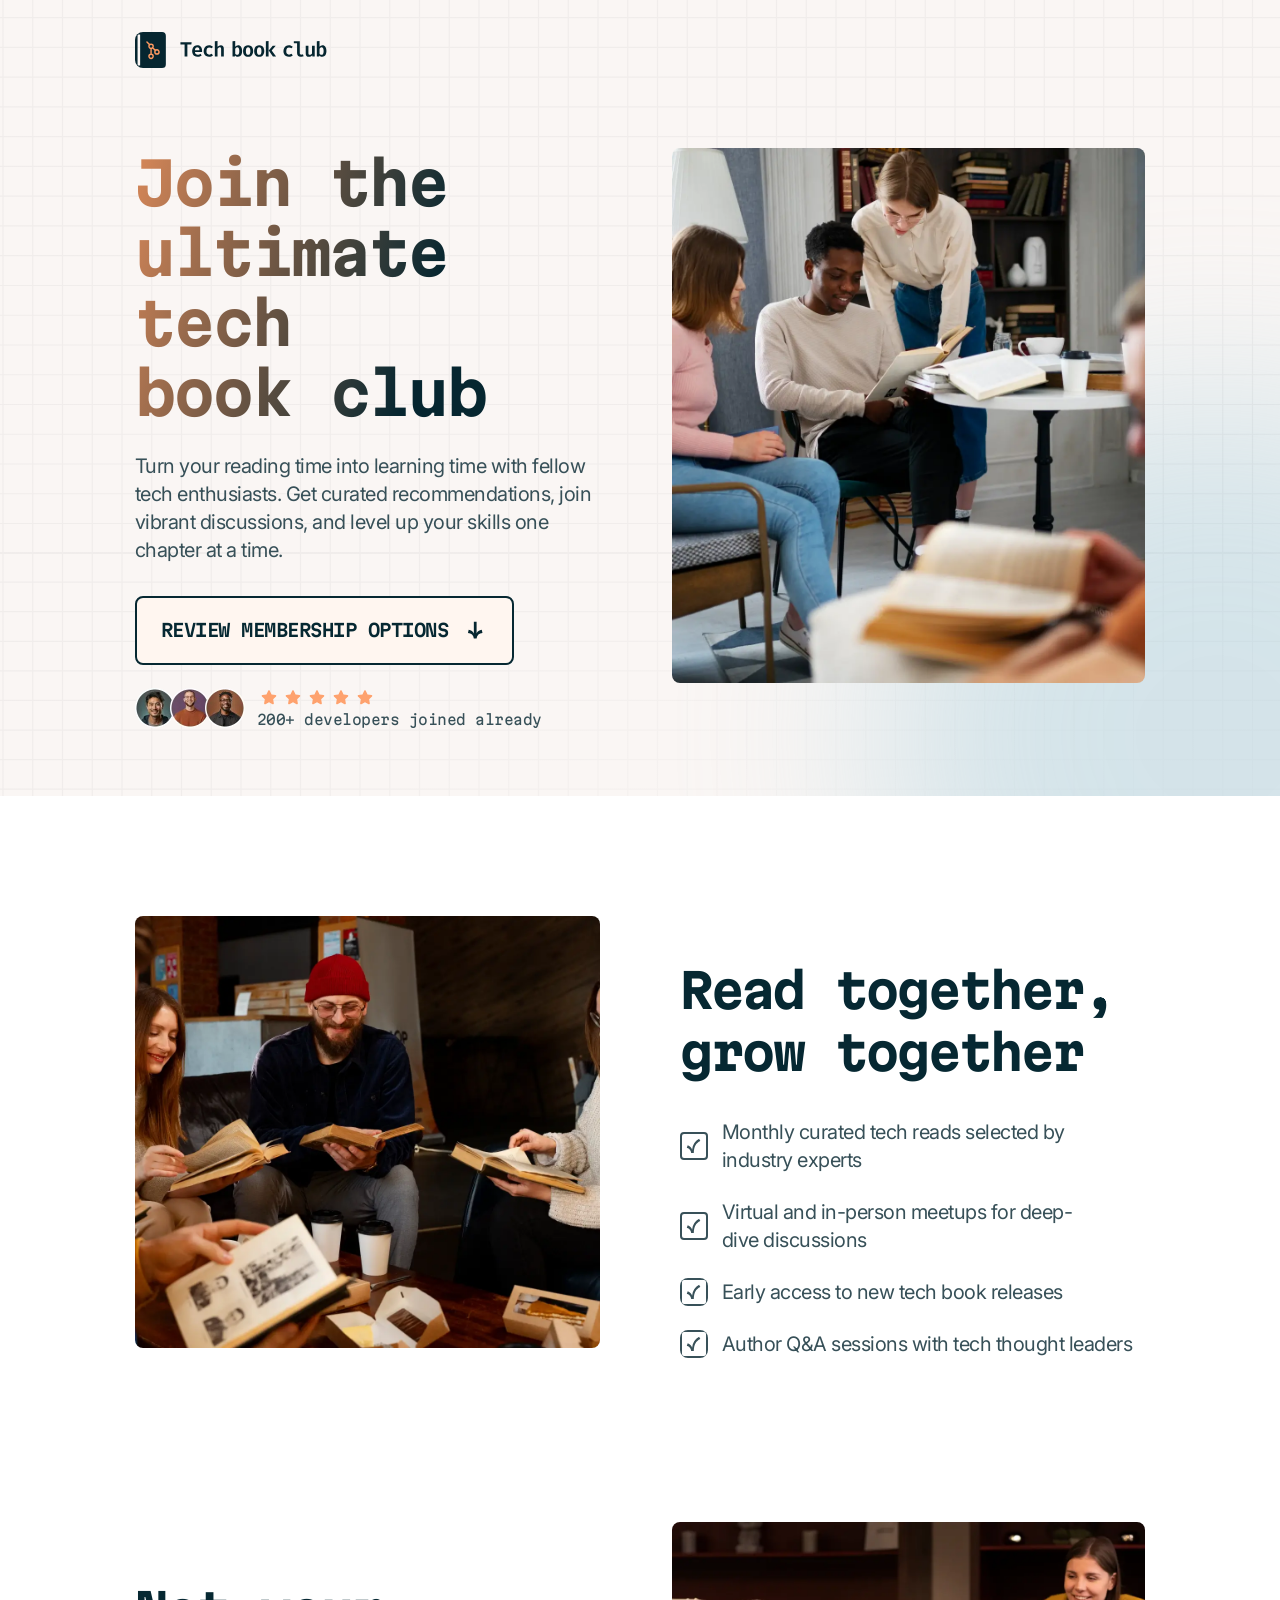
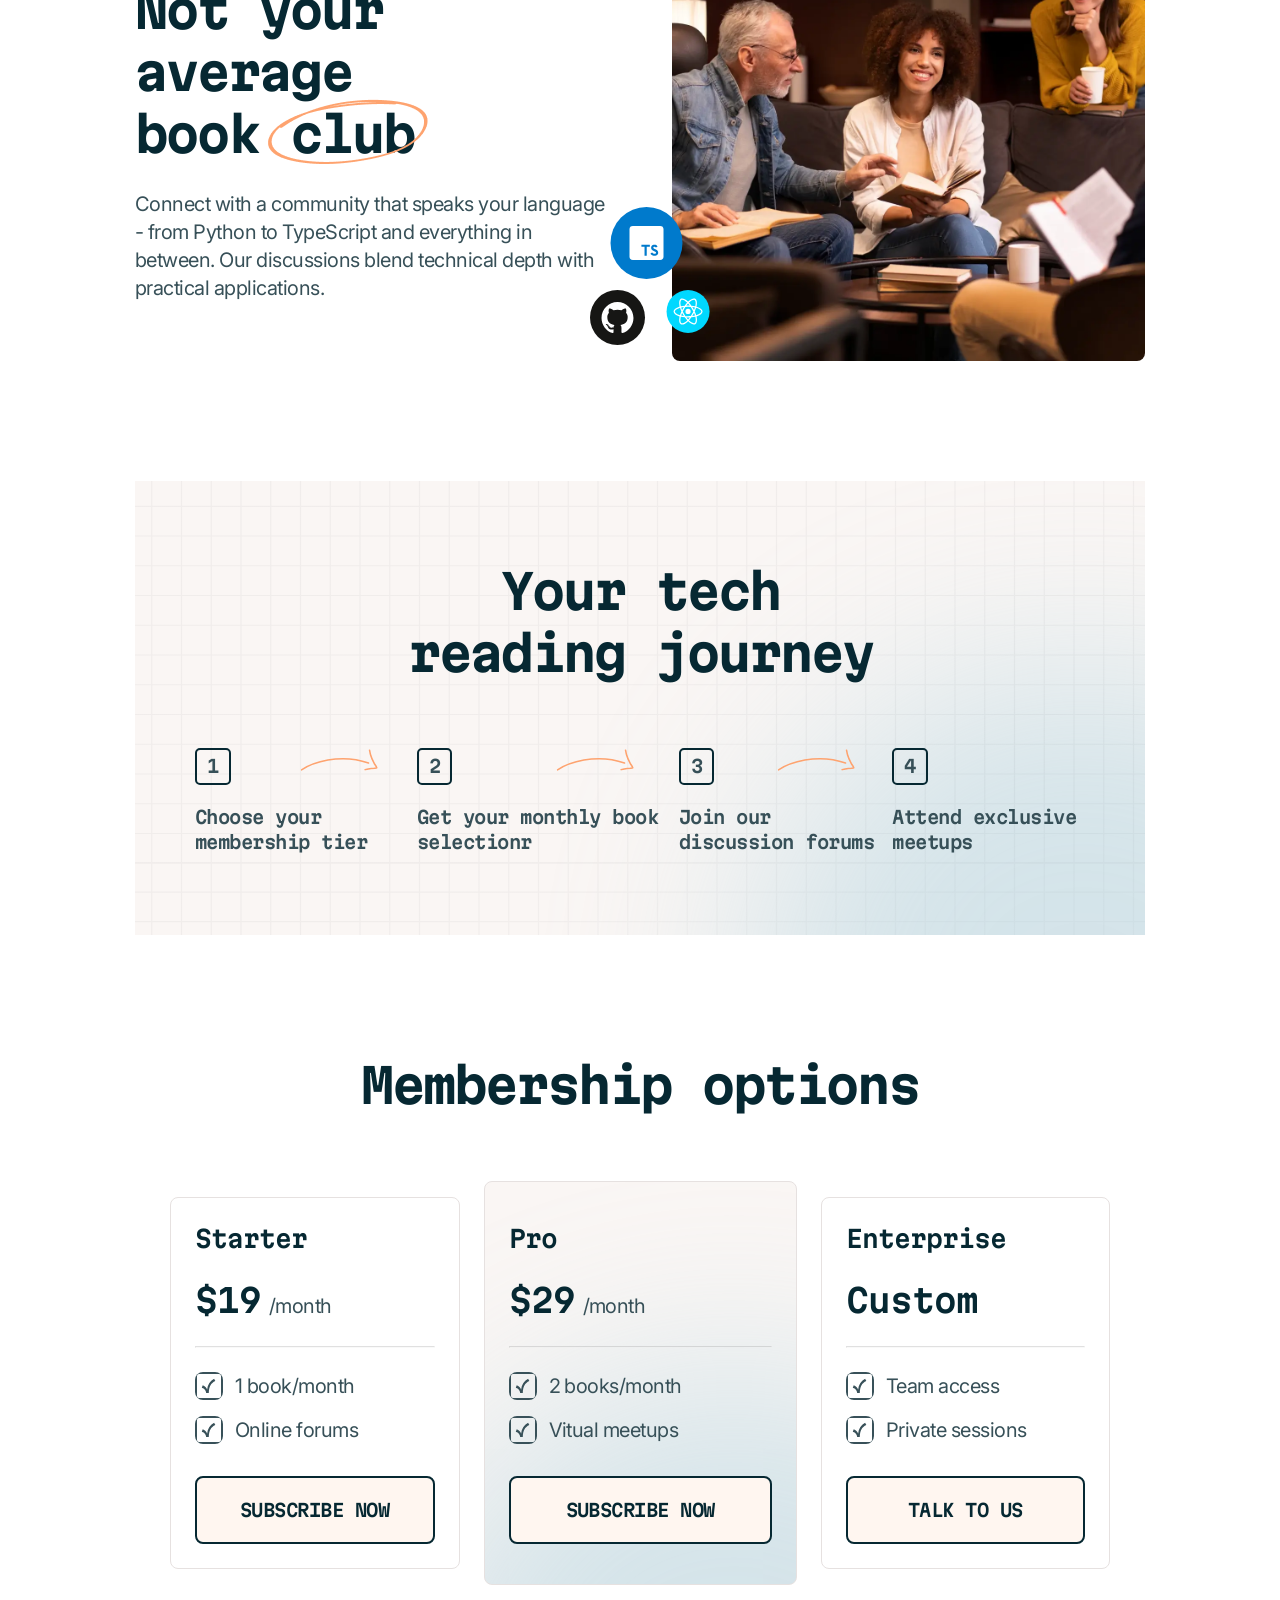
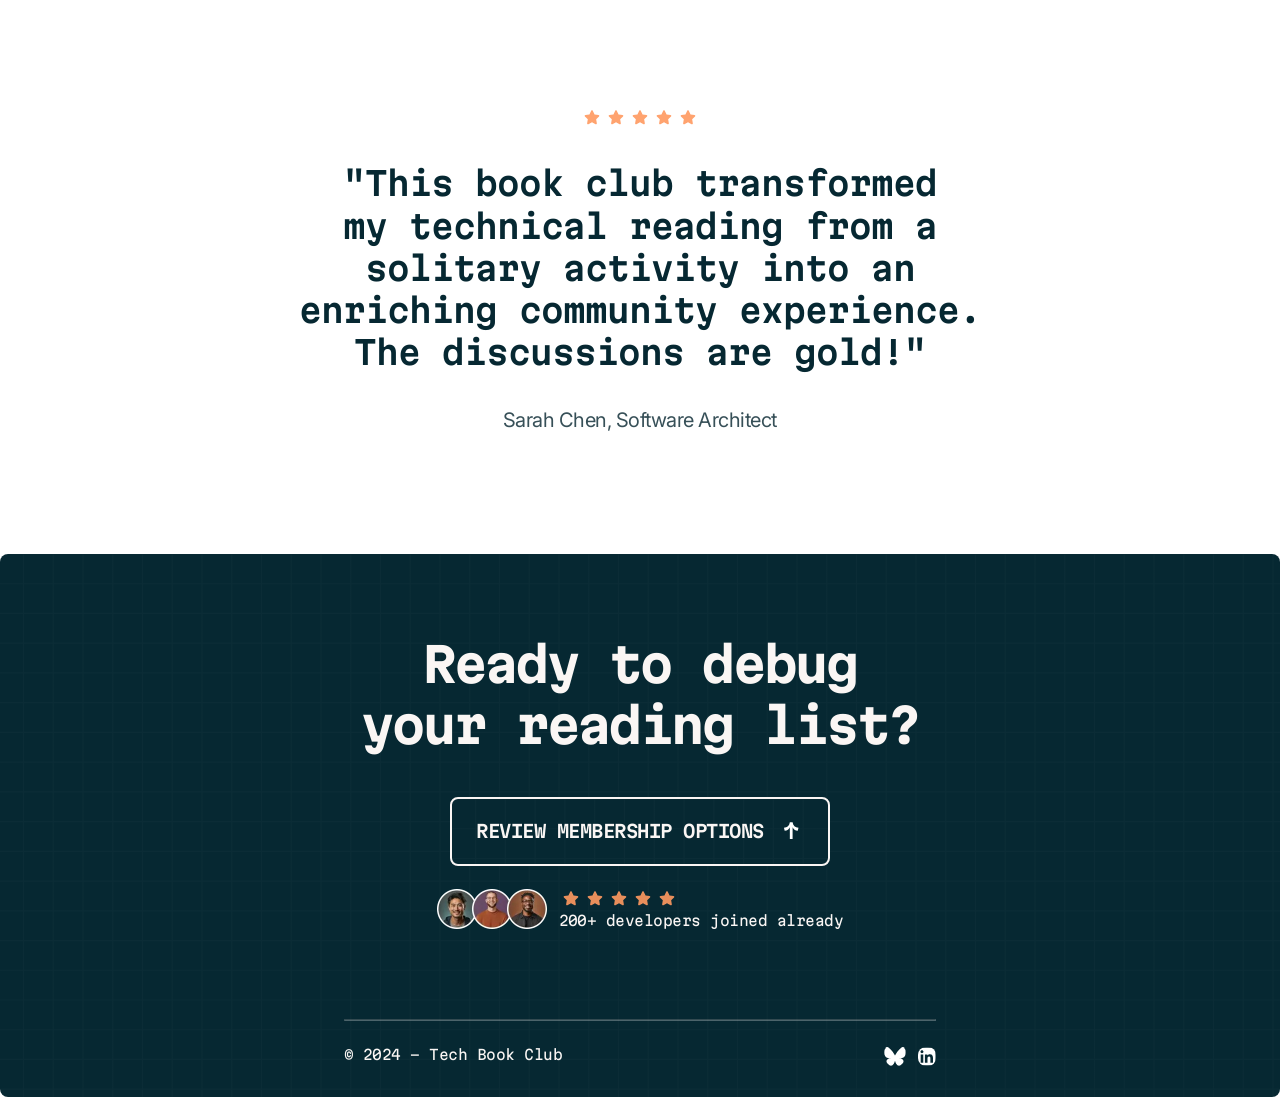
<file: index.html>
<!DOCTYPE html>
<html lang="en">

<head>
  <meta charset="UTF-8">
  <meta name="viewport" content="width=device-width, initial-scale=1.0">
  <link rel="icon" type="image/png" sizes="32x32" href="./assets/images/favicon-32x32.png">
  <link rel="stylesheet" href="style.css">

  <title>Tech book club</title>
</head>

<body>

  <section class="hero">
    <header>
      <img src="assets/images/logo.svg" alt="tech book logo" width="193" height="36">
    </header>
    <div class="container grid">
      <div class="hero-content">
        <h1 class="hero-title">Join the ultimate tech book club</h1>
        <p class="hero-subtitle">Turn your reading time into learning time with fellow tech enthusiasts.
          Get curated recommendations, join vibrant discussions, and level up your
          skills one chapter at a time.</p>
        <div class="options-btn">
          <a href="">Review membership options</a>
          <img src="assets/images/icon-arrow-down.svg" alt="">
        </div>
        <aside class="hero-stats">
          <img src="assets/images/image-avatars.webp" alt="" width="110" height="40">
          <div class="stats-star">
            <div class="stars">
              <img src="assets/images/icon-star.svg" alt="" width="24" height="24">
              <img src="assets/images/icon-star.svg" alt="" width="24" height="24">
              <img src="assets/images/icon-star.svg" alt="" width="24" height="24">
              <img src="assets/images/icon-star.svg" alt="" width="24" height="24">
              <img src="assets/images/icon-star.svg" alt="" width="24" height="24">
            </div>
            <div>
              <p>200+ developers joined already</p>
            </div>
          </div>
        </aside>
      </div>
      <div>
        <picture>
          <source media="(max-width: 64rem)" srcset="assets/images/image-hero-desktop.webp">
          <source media="(max-width: 40rem)" srcset="assets/images/image-hero-tablet.webp">
          <img src="assets/images/image-hero-mobile.webp" alt="">
        </picture>
      </div>
    </div>
  </section>

  <section class="container-1 grid">
    <picture>
      <source media="(max-width: 64rem)" srcset="assets/images/image-read-together-desktop.webp">
      <source media="(max-width: 40rem)" srcset="assets/images/image-read-together-tablet.webp">
      <img src="assets/images/image-read-together-mobile.webp" alt="">
    </picture>
    <div class="container-1-content">
      <h2>Read together, grow together</h2>
      <div class="checks">
        <div class="check">
          <img src="assets/images/icon-check.svg" alt="">
          <p>Monthly curated tech reads selected by industry experts</p>
        </div>
        <div class="check">
          <img src="assets/images/icon-check.svg" alt="">
          <p>Virtual and in-person meetups for deep-dive discussions</p>
        </div>
        <div class="check">
          <img src="assets/images/icon-check.svg" alt="">
          <p>Early access to new tech book releases</p>
        </div>
        <div class="check">
          <img src="assets/images/icon-check.svg" alt="">
          <p>Author Q&A sessions with tech thought leaders</p>
        </div>
      </div>
    </div>
  </section>

  <section class="container-2 grid">
    <div class="container-2-content">
      <h2>Not your average book <span class="club">club</span></h2>
      <p>Connect with a community that speaks your language - from Python to TypeScript and
        everything in between. Our discussions blend technical depth with practical applications.</p>
    </div>
    <div class="logos-tech"><img src="assets/images/logos-tech.svg" alt=""></div>
    <picture>
      <source media="(max-width: 64rem)" srcset="assets/images/image-not-average-desktop.webp">
      <source media="(max-width: 40rem)" srcset="assets/images/image-not-average-tablet.webp">
      <img src="assets/images/image-not-average-mobile.webp" alt="">
    </picture>

  </section>


  <section class="container-3">
    <h2>Your tech<br>reading journey</h2>
    <div class="journeys">
      <div class="journey">
        <p class="journey-number">1</p>
        <p>Choose your membership tier</p>
      </div>
      <div class="journey">
        <p class="journey-number">2</p>
        <p>Get your monthly book selectionr</p>
      </div>
      <div class="journey">
        <p class="journey-number">3</p>
        <p>Join our discussion forums</p>
      </div>
      <div class="journey">
        <p class="journey-number">4</p>
        <p>Attend exclusive meetups</p>
      </div>
    </div>
  </section>

  <section class="container-4">
    <h2>Membership options</h2>
    <div class="membership">

      <div class="membership-item starter">
        <p class="membership-title" >Starter</p>
        <p><span class="membership-price">$19</span>/month</p>
        <hr>
        <div class="membership-check">
          <div class="flex">
            <img src="assets/images/icon-check.svg" alt="">
            <p>1 book/month</p>
          </div>
          <div class="flex">
            <img src="assets/images/icon-check.svg" alt="">
            <p>Online forums</p>
          </div>
        </div>
        <a href="" class="options-btn">SUBSCRIBE NOW</a>
      </div>

      <div class="membership-item pro">
        <p class="membership-title">Pro</p>
        <p><span class="membership-price">$29</span>/month</p>
        <hr>
        <div class="membership-check">
          <div class="flex">
            <img src="assets/images/icon-check.svg" alt="">
            <p>2 books/month</p>
          </div>
          <div class="flex">
            <img src="assets/images/icon-check.svg" alt="">
            <p>Vitual meetups</p>
          </div>
        </div>
        <a href="" class="options-btn">SUBSCRIBE NOW</a>
      </div>

      <div class="membership-item enterprise">
        <p class="membership-title">Enterprise</p>
        <p><span class="membership-price">Custom</span></p>
        <hr>
        <div class="membership-check">
          <div class="flex">
            <img src="assets/images/icon-check.svg" alt="">
            <p>Team access</p>
          </div>
          <div class="flex">
            <img src="assets/images/icon-check.svg" alt="">
            <p>Private sessions</p>
          </div>
        </div>
        <a href="" class="options-btn">TALK TO US</a>
      </div>

    </div>
  </section>

  <section class="container-star">
    <div class="star">
      <img src="assets/images/icon-star.svg" alt="">
      <img src="assets/images/icon-star.svg" alt="">
      <img src="assets/images/icon-star.svg" alt="">
      <img src="assets/images/icon-star.svg" alt="">
      <img src="assets/images/icon-star.svg" alt="">
    </div>
    <h3>"This book club transformed my technical reading from a solitary
      activity into an enriching community experience. The discussions
      are gold!"</h3>
    <p>Sarah Chen, Software Architect</p>
  </section>

  <footer>
    <div class="footer-content">
    <h2> Ready to debug your reading list?</h2>
    <div class="options-btn">
      <a href="">Review membership options</a>
      <img src="assets/images/icon-arrow-up.svg" alt="">
    </div>
    <aside class="hero-stats">
      <img src="assets/images/image-avatars.webp" alt="" width="110" height="40">
      <div class="stats-star">
        <div class="stars">
          <img src="assets/images/icon-star.svg" alt="" width="24" height="24">
          <img src="assets/images/icon-star.svg" alt="" width="24" height="24">
          <img src="assets/images/icon-star.svg" alt="" width="24" height="24">
          <img src="assets/images/icon-star.svg" alt="" width="24" height="24">
          <img src="assets/images/icon-star.svg" alt="" width="24" height="24">
        </div>
        <div>
          <p>200+ developers joined already</p>
        </div>
      </div>
    </aside>
    </div>
    <hr>
    <div class="footer-end">
      <p> © 2024 - Tech Book Club</p>
      <div class="flex">
        <img src="assets/images/logo-bluesky.svg" alt="">
        <img src="assets/images/logo-linkedin.svg" alt="">
      </div>
    </div>
  </footer>

</body>

</html>
</file>
<file: style.css>
@font-face {
  font-family: "inter";
  src: url(assets/fonts/inter/Inter-VariableFont_opsz\,wght.ttf) format('truetype-variations');
  font-weight: 100 900;
  font-display: swap;
}

@font-face {
  font-family: "martian-mono";
  src: url(assets/fonts/martian-mono/MartianMono-VariableFont_wdth\,wght.ttf) format('truetype-variations');
  font-weight: 100 900;
  font-display: swap;
}


:root {


  /*  colors  */

  --clr-dark-blue: hsl(194, 78%, 11%);
  --clr-blue: hsl(195, 23%, 28%);
  --clr-beige: hsl(17, 12%, 89%);
  --clr-cream: hsl(17, 41%, 97%);
  --clr-white: hsl(0, 0%, 100%);
  --clr-orange: hsl(22, 99%, 72%);
  --clr-salmon-100: hsl(22, 100%, 91%);
  --clr-salmon-50: hsl(23, 100%, 97%);

  --gradient-dark: linear-gradient(107deg, #FF9A60 -11.37%, #062630 61.84%);
  --gradient-light: linear-gradient(90deg, #FFE2D1 0%, #FFF5EF 100%);

  /*  font-size  */

  --fs-62: clamp(2.375rem, 1.8468rem + 2.2535vw, 3.875rem);
  --fs-50: clamp(2.125rem, 1.7729rem + 1.5023vw, 3.125rem);
  --fs-34: clamp(1.5rem, 1.2799rem + 0.939vw, 2.125rem);
  --fs-18: clamp(1rem, 0.956rem + 0.1878vw, 1.125rem);
  --fs-14: .875rem;
  --fs-24: 1.5rem;
  --fs-20: 1.25rem;


  /*  font-weight  */

  --fw-bold-700: 700;
  --fw-semiBold-600: 600;
  --fw-regular-400: 400;


  /*   spacing    */

  --sp-2: .125rem;
  --sp-4: .25rem;
  --sp-6: .375rem;
  --sp-8: .5rem;
  --sp-12: .75rem;
  --sp-16: 1rem;
  --sp-20: 1.25rem;
  --sp-24: 1.5rem;
  --sp-32: 32px;
  --sp-40: 40px;
  --sp-48: 3rem;
  --sp-64: 4rem;
  --sp-80: 5rem;


  /*  line height  */

  --lh-1-3: 1.3;
  --lh-1-1: 1.1;
  --lh-1-4: 1.4;
  --lh-1-2: 1.2;


  /* border-radius */

  --br-4: .25rem;
  --br-6: .375rem;
  --br-8: .5rem;
  --br-10: .625rem;
  --br-12: .75rem;
  --br-16: 1rem;
  --br-20: 1.25rem;
  --br-24: 1.5rem;
  --br-full: 62.4375rem;


  /* letter-spacing */

  --ls-2: -0.125rem;
  --ls-1: -0.0625rem;
  --ls-05: -0.0313rem;


}



/* ------------ CSS RESET START ------------------ */


*,
*::before,
*::after {
  box-sizing: border-box;
}


* {
  margin: 0;
  padding: 0;
}



body {

  line-height: 1.5;
  -webkit-font-smoothing: antialiased;
}


img,
picture,
video,
canvas,
svg {
  display: block;
  max-width: 100%;
}


input,
button,
textarea,
select {
  font: inherit;
}


p,
h1,
h2,
h3,
h4,
h5,
h6 {
  overflow-wrap: break-word;
}


p {
  text-wrap: pretty;
}

h1,
h2,
h3,
h4,
h5,
h6 {
  text-wrap: balance;
}

#root,
#__next {
  isolation: isolate;
}

a {
  text-decoration: none;
  color: inherit;
  display: inline-block;
}

/* ------------ CSS RESET END ------------------ */


body {
  min-height: 100vh;  
  font-family: "inter", system-ui, sans-serif;
  color: var(--clr-blue);
  font-size: var(--fs-20);
  line-height: var(--lh-1-4);
  letter-spacing: var(--ls-05);

}

h2 {
  font-family: "martian-mono", system-ui, sans-serif;
  font-size: var(--fs-50);
  color: var(--clr-dark-blue);
  line-height: var(--lh-1-3);
  letter-spacing: var(--ls-2);
}

h3 {
  font-family: "martian-mono", system-ui, sans-serif;
  font-size: var(--fs-34);
  font-weight: var(--fw-semiBold-600);
  line-height: var(--lh-1-3);
  letter-spacing: var(--ls-1);
  color: var(--clr-dark-blue);
}


.options-btn {
  width: fit-content;
  display: flex;
  gap: 1rem;
  padding: var(--sp-20) var(--sp-24);
  border-radius: var(--br-8);
  border: .125rem solid var(--clr-dark-blue);
  background-color: var(--clr-salmon-50);
  color: var(--clr-dark-blue);
  font-size: var(--fs-18);
  font-family: "martian-mono", system-ui, sans-serif;
  font-weight: var(--fw-semiBold-600);
  text-transform: uppercase;
}

.options-btn:hover {
   background: var(--gradient-light);

   
}

img {
  border-radius: 8px;
  height: auto;
}

.grid {
  display: grid;
  grid-template-columns: repeat(auto-fit, minmax(18.75rem, 1fr));
  gap: var(--sp-64);
}

.flex {
  display: flex;
  align-items: center;
  gap: var(--sp-12);
}

hr {
  margin-block: var(--br-24);
  opacity: 0.3;
}

.star {
  display: flex;
}




/*-----------HERO SECTION---------------*/



header {
  margin-block-end: var(--sp-80);
}

.container {
  max-width: 90rem;
  margin: 0 auto; 
}

.hero {

  padding-inline: 8.4375rem;
  padding-block: 2rem 4.125rem; 
  background-color: var(--clr-cream);
  background-image: url(assets/images/pattern-light-bg.svg), url(assets/images/pattern-glow.svg);
  background-repeat: repeat, no-repeat;
  background-position: center, bottom -30rem right -30rem;
}

.hero-title {
  font-family: "martian-mono", system-ui, sans-serif;
  background: var(--gradient-dark);
  -webkit-background-clip: text;
  -webkit-text-fill-color: transparent;
  color: transparent;
  display: inline-block;
  font-size: var(--fs-62);
  font-weight: var(--fw-bold-700);
  line-height: var(--lh-1-2);
  letter-spacing: var(--ls-2);
}

.hero-subtitle {
  margin-block: 1.5rem 2rem;
}

.hero-stats {
  display: flex;
  gap: var(--sp-12);
  margin-block-start: 1.25rem;
  align-items: center;
  font-family: "martian-mono", system-ui, sans-serif;
  font-size: var(--fs-14)
}

.stars {
  display: flex;
}


@media (max-width:64rem) {

.hero {
  padding-inline: 2rem;
  padding-block: 2rem;
 
  }

  header {
    margin-block-end: var(--sp-64);

  }

}

@media (max-width:40rem) {
  .hero, .container-1, .container-2, .container-3,.container-4, footer {
    margin-inline: var(--sp-16) !important;
  }

  .hero {
    margin-block-start: var(--sp-24);
  }
}

/*---------CONTAINER-1 SECTION-----------*/

.container-1 {
  margin: 7.5rem 8.4375rem;
  gap: var(--sp-80);
}

.container-1-content {
  margin-block: 2.75rem;
 
}

.container-1-content h2 {
  margin-block-end: 2.125rem;
}

.checks {
  display: flex;
  flex-direction: column;
  gap: 1.5rem;
}

.check {
  display: flex;
  gap: .875rem;
}


@media (max-width:64rem) {

.grid {
  gap: var(--sp-40);
  grid-template-columns: 1;
  grid-template-areas: 
  "text"
  "img";
}

.container-1 {
   margin-inline: var(--sp-32);
   margin-block: var(--sp-80);
}

.container-1-content {
  grid-area: text;
  margin-block: 0;
}

.container-1 img {
  grid-area: img;
}

.container-2 {
  margin-inline: 2rem !important;
}

.logos-tech {
  display: none;
}

}


/*-----------CONTAINER-2 SECTION------------*/

.container-2 {
  margin-inline: 8.4375rem;
  position: relative;
}

.container-2-content {
  margin-block: auto;
}

.container-2-content h2 {
  margin-block-end: 1.5rem;
}

.club {
  position: relative;
  display: inline-block;
  z-index: 10;
}

.club::before {
  content: url(assets/images/pattern-circle.png);
  position: absolute;
  top: -0.3125rem;
  left: -1.375rem;
  bottom: -0.625rem;
}

.logos-tech {
  position: absolute;
  left: 45%;
  top: 65%;
}


/*-------CONTAINER-3 SECTION----------*/


.container-3 {
  margin-block: 7.5rem;
  background-color: var(--clr-cream);
  background-image: url(assets/images/pattern-light-bg.svg), url(assets/images/pattern-glow.svg);
  background-repeat: repeat, no-repeat;
  background-position: center, bottom -38rem right -30rem;
  display: flex;
  flex-direction: column;
  align-items: center;
  padding-block: var(--sp-80);
  padding-inline: 3.75rem;
  gap: var(--sp-64);
  margin-inline: 8.4375rem;
}

.container-3 h2 {
  text-align: center;
}

.journeys {
  display: flex;
  gap: .3125rem;
  font-family: "martian-mono", system-ui, sans-serif;
  font-size: var(--fs-18);
  font-weight: var(--fw-semiBold-600);
}

.journey {
  position: relative;
}

.journey:not(:last-child)::after {
  content: url(assets/images/pattern-arrow.svg);
  position: absolute;
  display: inline-block;
  top: 0;
  right: 15%;
}

.journey-number {
  display: inline-block;
  border: .125rem solid var(--clr-dark-blue);
  padding: .25rem .625rem;
  border-radius: .3125rem;
  margin-block-end: 1.25rem;
}

@media (max-width:64rem) {

  .grid {
    grid-template-columns: 1fr;
  }

.container-3 {
  margin: var(--sp-80) var(--sp-32);  
  padding-inline: var(--sp-32);
  padding: var(--sp-80) var(--sp-32);
  border-radius: var(--br-8);
}
.container-3 h2 {
  width: 100%;
  text-align: start;
}

.journeys {
  flex-direction: column;
  gap: var(--sp-32);
  align-items: start;
  width: 100%;
}

.journey:not(:last-child)::after {
  content: none;
}

}


/*---------CONTAINER-4 SECTION---------------*/


.container-4 {
  margin-inline: 14.6875rem;
}

.container-4 h2 {
  text-align: center;
}

.membership {
  display: flex;
  gap: var(--sp-24);
  margin-block-start: var(--sp-64);
  align-items: center;
  justify-content: center;
}

.membership-title {
  font-family: "martian-mono", system-ui, sans-serif;
  font-size: var(--fs-24);
  letter-spacing: var(--ls-1);
  font-weight: var(--fw-semiBold-600);
  color: var(--clr-dark-blue);
  margin-block-end: var(--sp-24);
}

.membership-item {
  padding: var(--sp-24);
  background-color: var(--clr-dark-cream);
  border: .0625rem solid var(--clr-beige);
  border-radius: var(--br-8);
  flex: 0 0 auto;
}

.membership-item a {
  margin-block-start: var(--sp-32);
}

.starter a {
  padding: 1.25rem 2.6875rem;
}

.pro {
  padding-block: var(--sp-40);
  background-color: var(--clr-cream);
  background-image: url(assets/images/pattern-glow.svg);
  background-position: bottom -42rem right -30rem;
}

.pro a {
  padding: 1.25rem 3.4375rem;
}

.enterprise a {
  padding: 1.25rem 3.75rem;
}

.membership-price {
  font-family: "martian-mono", system-ui, sans-serif;
  font-size: var(--fs-34);
  line-height: var(--lh-1-3);
  letter-spacing: var(--ls-1);
  font-weight: var(--fw-semiBold-600);
  color: var(--clr-dark-blue);
  margin-inline-end: var(--sp-8);
}

.membership-check {
  display: flex;
  flex-direction: column;
  gap: var(--sp-16);
}

@media (max-width: 64rem) {

  .container-4 {
    margin-inline: var(--sp-32);
   
  }
  
  .membership {
    display: grid;
    grid-template-columns: repeat(auto-fit, minmax(270px , 1fr));
    margin-block-start: var(--sp-40);
  }

  .pro {
    padding:var(--sp-24);
    padding: 24px;;
  }

  .membership a {
    padding: .625rem 2.5rem;
  }

  .container-4 h2 {
    text-align: left !important;
  }

}


/*------------STAR SECTION----------------*/


.container-star {
  margin: 7.5rem 14.6875rem;
  display: flex;
  flex-direction: column;
  gap: var(--sp-32);
  justify-content: center;
  align-items: center;
  text-align: center;
}

@media (max-width:64rem) {
.container-star {
  margin:  var(--sp-80) var(--sp-32);
  text-align: left;
  align-items: start;
}

}


/*---------FOOTER SECTION----------------*/


footer {
  border-radius: var(--br-8);
  text-align: center;
  background-image: url(assets/images/pattern-dark-bg.svg);
  background-color: var(--clr-dark-blue);
  padding-inline: 21.5rem;
  padding-block-end: 1.8125rem;
}

footer h2 {
  color: var(--clr-cream);
}

footer .options-btn {
  background-image: url(assets/images/pattern-dark-bg.svg);
  background-color: var(--clr-dark-blue) !important;
  color: var(--clr-cream);
  border: .125rem solid var(--clr-cream);
  margin-block-start: var(--sp-40);
}

.footer-content {
  display: flex;
  flex-direction: column;
  align-items: center;
  padding-block: 5rem 4rem;
  color: var(--clr-cream);
}

.footer-end {
  display: flex;
  justify-content: space-between;
  gap: 40px;
  font-family: "martian-mono", system-ui, sans-serif;
  color: var(--clr-cream);
  font-size: var(--fs-14);
  font-weight: var(--fw-regular-400);
}

@media (max-width:64rem) {
    
  footer {
    padding-inline: var(--sp-32);
  }

  .hero-stats p {
    text-align: left;
  }

}
</file>
